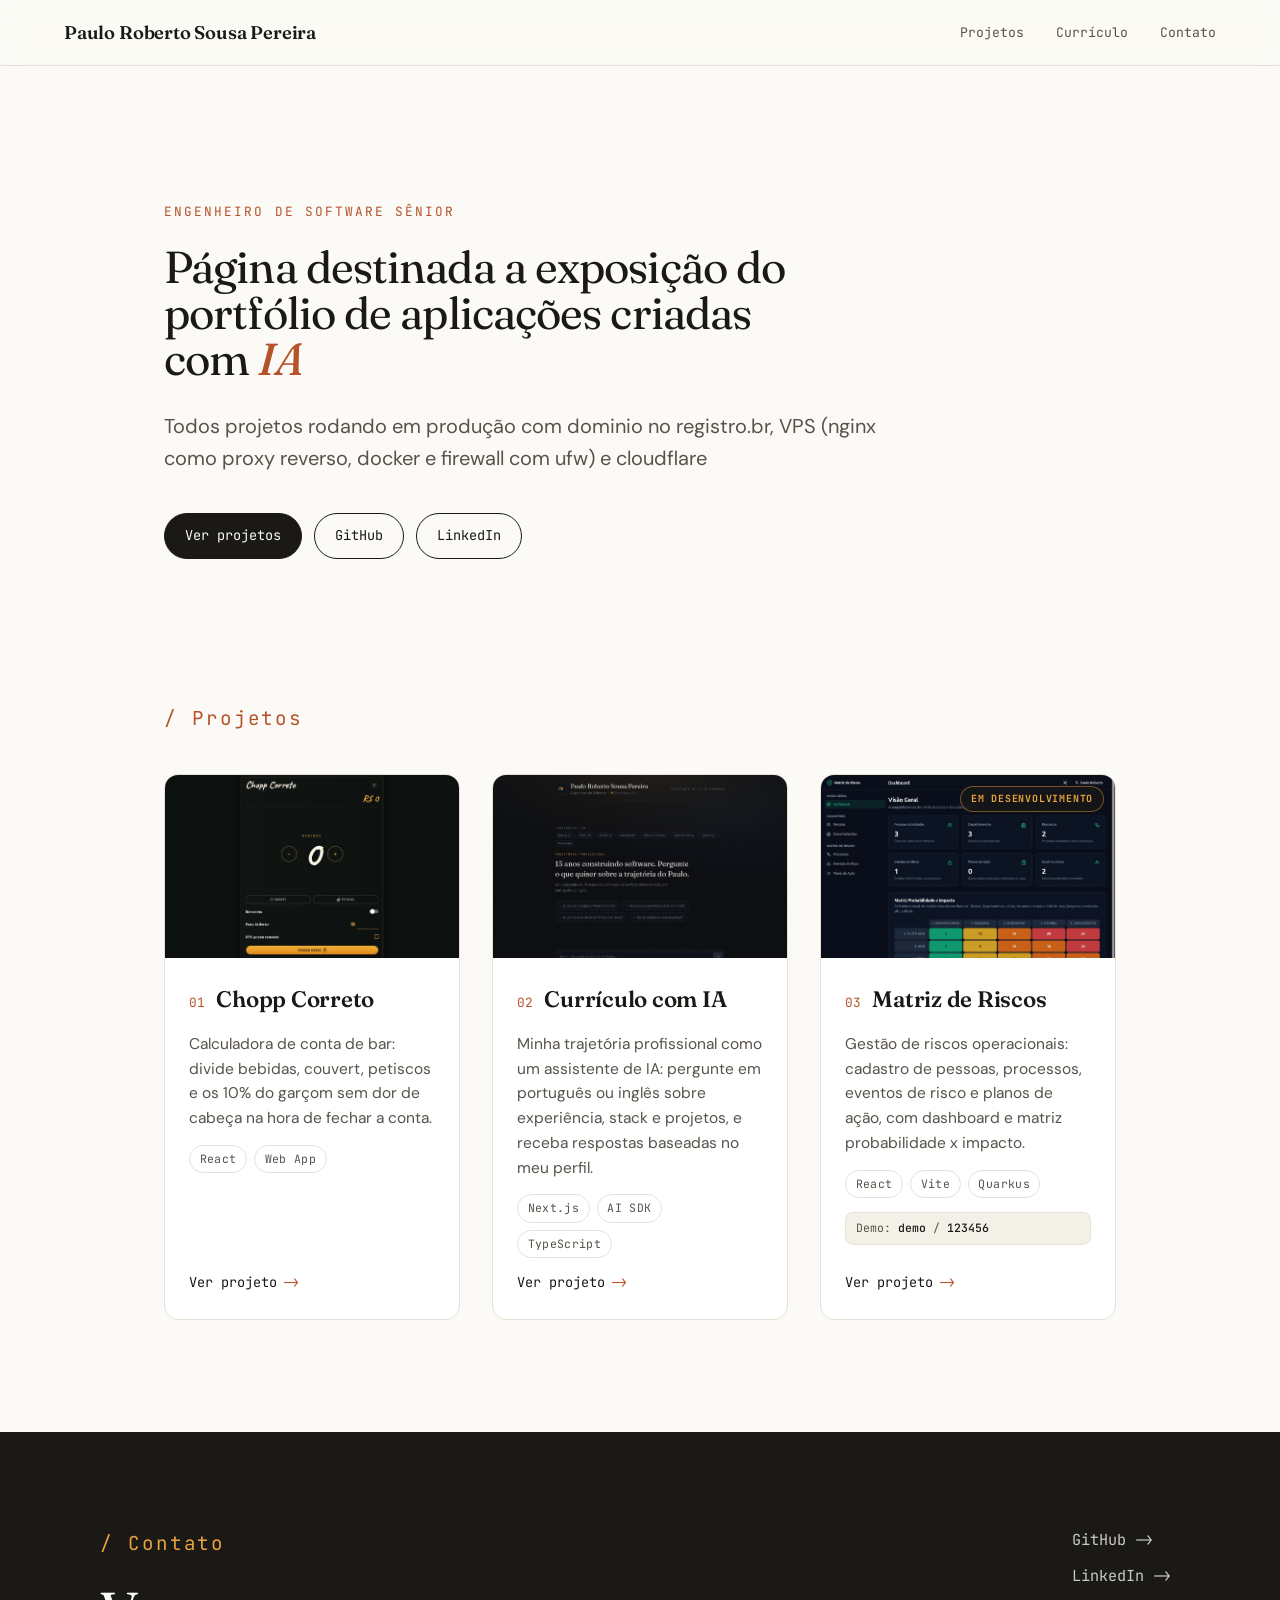
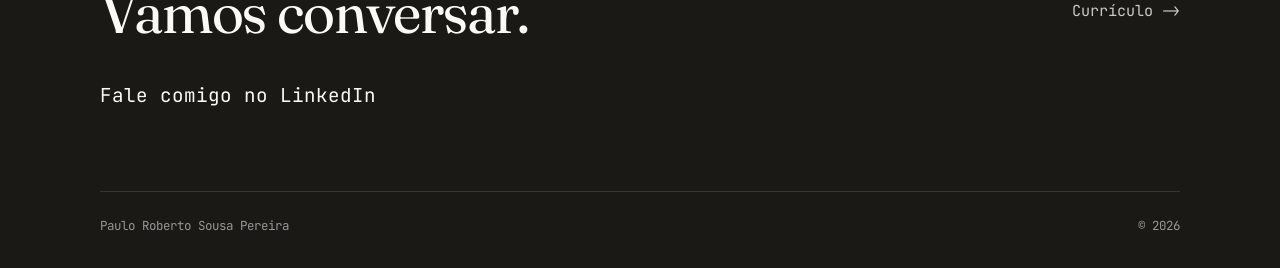
<file: index.html>
<!DOCTYPE html>
<html lang="pt-BR">
<head>
  <meta charset="UTF-8" />
  <meta name="viewport" content="width=device-width, initial-scale=1.0" />
  <title>Paulo Roberto Sousa Pereira - Engenheiro de Software Sênior</title>
  <meta name="description" content="Portfólio de Paulo Roberto Sousa Pereira, Engenheiro de Software Sênior. Aplicações web criadas com IA e rodando em produção: Chopp Correto, Currículo com IA e Matriz de Riscos." />

  <link rel="icon" href="assets/img/favicon.svg" type="image/svg+xml" />

  <!-- Open Graph para compartilhamento em redes / recrutadores -->
  <meta property="og:type" content="website" />
  <meta property="og:url" content="https://prsites.com.br/" />
  <meta property="og:title" content="Paulo Roberto Sousa Pereira - Engenheiro de Software Sênior" />
  <meta property="og:description" content="Aplicações web criadas com IA e rodando em produção. Veja os projetos: Chopp Correto, Currículo com IA e Matriz de Riscos." />
  <meta property="og:image" content="https://prsites.com.br/assets/img/og.jpg" />
  <meta property="og:image:width" content="1200" />
  <meta property="og:image:height" content="630" />
  <meta property="og:image:alt" content="Cartão do portfólio de Paulo Roberto Sousa Pereira, Engenheiro de Software Sênior." />

  <!-- Twitter / X usa o mesmo cartao -->
  <meta name="twitter:card" content="summary_large_image" />
  <meta name="twitter:title" content="Paulo Roberto Sousa Pereira - Engenheiro de Software Sênior" />
  <meta name="twitter:description" content="Aplicações web criadas com IA e rodando em produção." />
  <meta name="twitter:image" content="https://prsites.com.br/assets/img/og.jpg" />

  <link rel="preconnect" href="https://fonts.googleapis.com" />
  <link rel="preconnect" href="https://fonts.gstatic.com" crossorigin />
  <link href="https://fonts.googleapis.com/css2?family=Fraunces:ital,opsz,wght@0,9..144,400;0,9..144,600;1,9..144,500&family=DM+Sans:wght@400;500&family=JetBrains+Mono:wght@400;500&display=swap" rel="stylesheet" />

  <link rel="stylesheet" href="assets/css/styles.css?v=1" />
</head>
<body>
  <a class="skip-link" href="#projetos">Pular para projetos</a>

  <header class="topbar">
    <a class="topbar__brand" href="#topo">Paulo Roberto Sousa Pereira</a>
    <nav class="topbar__nav" aria-label="Navegação principal">
      <a href="#projetos">Projetos</a>
      <a href="https://mycv.prsites.com.br/" target="_blank" rel="noopener">Currículo</a>
      <a href="#contato">Contato</a>
    </nav>
  </header>

  <main id="topo">
    <!-- HERO -->
    <section class="hero">
      <p class="eyebrow reveal" style="--d:0ms">Engenheiro de Software Sênior</p>
      <h1 class="hero__title reveal" style="--d:80ms">
        Página destinada a exposição do portfólio de aplicações criadas com <em>IA</em><br />
      </h1>
      <p class="hero__bio reveal" style="--d:160ms">
       Todos projetos rodando em produção com dominio no registro.br, VPS (nginx como proxy reverso, docker e firewall com ufw) e cloudflare
      </p>
      <div class="hero__links reveal" style="--d:240ms">
        <a class="btn btn--solid" href="#projetos">Ver projetos</a>
        <a class="btn" href="https://github.com/holocaster" target="_blank" rel="noopener">GitHub</a>
        <a class="btn" href="https://www.linkedin.com/in/paulo-roberto-sousa-pereira-333bb52a/" target="_blank" rel="noopener">LinkedIn</a>
      </div>
    </section>

    <!-- PROJETOS -->
    <section id="projetos" class="projetos">
      <div class="section-head">
        <span class="section-head__eyebrow">/ Projetos</span>
      </div>

      <ul class="grid" role="list">
        <!-- ============================================================
             MODELO DE CARD - para adicionar um novo projeto, copie um
             bloco <li class="card"> ... </li> inteiro e ajuste:
               - data-accent: "amber" | "teal" | "slate" (cor do thumb)
               - o numero (card__index)
               - imagem em .card__thumb (ver README para screenshots)
               - titulo, descricao, tags e o link href
             ============================================================ -->

        <!-- Projeto 01 -->
        <li class="card reveal" style="--d:0ms" data-accent="amber">
          <a class="card__link" href="https://choppcorreto.com.br/" target="_blank" rel="noopener" aria-label="Abrir Chopp Correto em nova aba">
            <div class="card__thumb" style="background-image:url('assets/img/chopp.jpg');background-position:top center" role="img" aria-label="Prévia do Chopp Correto"></div>
            <div class="card__body">
              <div class="card__top">
                <span class="card__index">01</span>
                <h3 class="card__title">Chopp Correto</h3>
              </div>
              <p class="card__desc">
                Calculadora de conta de bar: divide bebidas, couvert, petiscos
                e os 10% do garçom sem dor de cabeça na hora de fechar a conta.
              </p>
              <ul class="tags" role="list">
                <li>React</li>
                <li>Web App</li>
              </ul>
              <span class="card__cta">Ver projeto <span class="arrow" aria-hidden="true">-&gt;</span></span>
            </div>
          </a>
        </li>

        <!-- Projeto 02 -->
        <li class="card reveal" style="--d:120ms" data-accent="teal">
          <a class="card__link" href="https://mycv.prsites.com.br/" target="_blank" rel="noopener" aria-label="Abrir meu currículo com IA em nova aba">
            <div class="card__thumb" style="background-image:url('assets/img/cv.jpg');background-position:top center" role="img" aria-label="Prévia do currículo com assistente de IA"></div>
            <div class="card__body">
              <div class="card__top">
                <span class="card__index">02</span>
                <h3 class="card__title">Currículo com IA</h3>
              </div>
              <p class="card__desc">
                Minha trajetória profissional como um assistente de IA: pergunte
                em português ou inglês sobre experiência, stack e projetos, e
                receba respostas baseadas no meu perfil.
              </p>
              <ul class="tags" role="list">
                <li>Next.js</li>
                <li>AI SDK</li>
                <li>TypeScript</li>
              </ul>
              <span class="card__cta">Ver projeto <span class="arrow" aria-hidden="true">-&gt;</span></span>
            </div>
          </a>
        </li>

        <!-- Projeto 03 -->
        <li class="card reveal" style="--d:240ms" data-accent="slate">
          <a class="card__link" href="https://matriz_risco.prsites.com.br/" target="_blank" rel="noopener" aria-label="Abrir Matriz de Riscos em nova aba">
            <div class="card__thumb" style="background-image:url('assets/img/riscos.jpg');background-position:top center" role="img" aria-label="Prévia do dashboard da Matriz de Riscos">
              <span class="card__badge">Em desenvolvimento</span>
            </div>
            <div class="card__body">
              <div class="card__top">
                <span class="card__index">03</span>
                <h3 class="card__title">Matriz de Riscos</h3>
              </div>
              <p class="card__desc">
                Gestão de riscos operacionais: cadastro de pessoas, processos,
                eventos de risco e planos de ação, com dashboard e matriz
                probabilidade x impacto.
              </p>
              <ul class="tags" role="list">
                <li>React</li>
                <li>Vite</li>
                <li>Quarkus</li>
              </ul>
              <p class="card__demo">Demo: <strong>demo</strong> / <strong>123456</strong></p>
              <span class="card__cta">Ver projeto <span class="arrow" aria-hidden="true">-&gt;</span></span>
            </div>
          </a>
        </li>
      </ul>
    </section>
  </main>

  <!-- CONTATO / RODAPE -->
  <footer id="contato" class="footer">
    <div class="footer__inner">
      <div class="footer__cta">
        <span class="section-head__eyebrow">/ Contato</span>
        <h2 class="footer__title">Vamos conversar.</h2>
        <a class="footer__mail" href="https://www.linkedin.com/in/paulo-roberto-sousa-pereira-333bb52a/" target="_blank" rel="noopener">Fale comigo no LinkedIn</a>
      </div>
      <nav class="footer__links" aria-label="Links externos">
        <a href="https://github.com/holocaster" target="_blank" rel="noopener">GitHub <span aria-hidden="true">-&gt;</span></a>
        <a href="https://www.linkedin.com/in/paulo-roberto-sousa-pereira-333bb52a/" target="_blank" rel="noopener">LinkedIn <span aria-hidden="true">-&gt;</span></a>
        <a href="https://mycv.prsites.com.br/" target="_blank" rel="noopener">Currículo <span aria-hidden="true">-&gt;</span></a>
      </nav>
    </div>
    <p class="footer__meta">
      <span>Paulo Roberto Sousa Pereira</span>
      <span>&copy; <span id="ano"></span></span>
    </p>
  </footer>

  <script src="assets/js/main.js?v=1" defer></script>
</body>
</html>
</file>
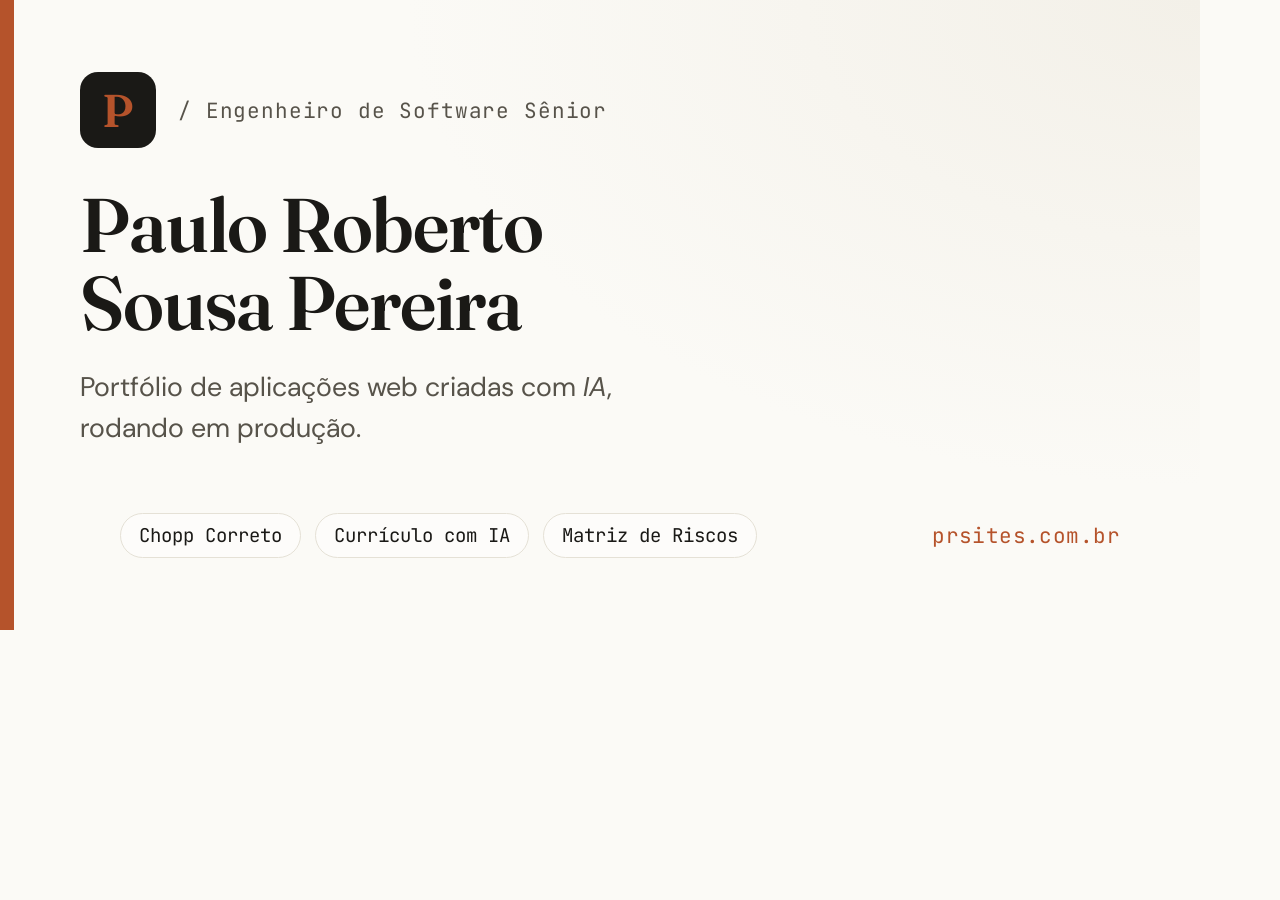
<file: assets/img/og-card.html>
<!DOCTYPE html>
<html lang="pt-BR">
<head>
<meta charset="UTF-8" />
<!--
  Fonte para gerar assets/img/og.jpg (cartao de previa do LinkedIn/redes).
  Nao e servida ao publico. Para regerar a imagem, renderize este arquivo
  a 1200x630 e exporte como assets/img/og.jpg.
-->
<link rel="preconnect" href="https://fonts.googleapis.com" />
<link rel="preconnect" href="https://fonts.gstatic.com" crossorigin />
<link href="https://fonts.googleapis.com/css2?family=Fraunces:ital,opsz,wght@0,9..144,400;0,9..144,600;1,9..144,500&family=DM+Sans:wght@400;500&family=JetBrains+Mono:wght@400;500&display=swap" rel="stylesheet" />
<style>
  :root {
    --paper: #FBFAF6;
    --paper-2: #F3F0E8;
    --ink: #1A1916;
    --ink-soft: #57534A;
    --line: #E5E1D6;
    --accent: #B5532B;
    --font-display: "Fraunces", Georgia, serif;
    --font-body: "DM Sans", system-ui, sans-serif;
    --font-mono: "JetBrains Mono", ui-monospace, monospace;
  }
  * { margin: 0; box-sizing: border-box; }
  html, body { width: 1200px; height: 630px; }
  body {
    font-family: var(--font-body);
    background: var(--paper);
    color: var(--ink);
    -webkit-font-smoothing: antialiased;
    text-rendering: optimizeLegibility;
  }
  .card {
    position: relative;
    width: 1200px;
    height: 630px;
    padding: 72px 80px;
    display: flex;
    flex-direction: column;
    justify-content: space-between;
    overflow: hidden;
    background:
      radial-gradient(120% 140% at 100% 0%, var(--paper-2) 0%, var(--paper) 55%);
  }
  /* faixa de destaque terracota a esquerda */
  .card::before {
    content: "";
    position: absolute;
    left: 0; top: 0; bottom: 0;
    width: 14px;
    background: var(--accent);
  }
  .top {
    display: flex;
    align-items: center;
    gap: 22px;
  }
  .monogram {
    width: 76px; height: 76px;
    border-radius: 18px;
    background: var(--ink);
    color: var(--accent);
    font-family: var(--font-display);
    font-weight: 600;
    font-size: 46px;
    display: flex;
    align-items: center;
    justify-content: center;
    flex: 0 0 auto;
  }
  .eyebrow {
    font-family: var(--font-mono);
    font-size: 21px;
    letter-spacing: 0.04em;
    color: var(--ink-soft);
    text-transform: none;
  }
  .name {
    font-family: var(--font-display);
    font-weight: 600;
    font-size: 76px;
    line-height: 1.02;
    letter-spacing: -0.015em;
    max-width: 16ch;
  }
  .name em {
    font-style: italic;
    color: var(--accent);
  }
  .bio {
    margin-top: 26px;
    font-size: 27px;
    line-height: 1.5;
    color: var(--ink-soft);
    max-width: 30ch;
  }
  .bottom {
    display: flex;
    align-items: center;
    justify-content: space-between;
  }
  .tags {
    display: flex;
    gap: 14px;
    list-style: none;
  }
  .tags li {
    font-family: var(--font-mono);
    font-size: 19px;
    color: var(--ink);
    padding: 9px 18px;
    border: 1px solid var(--line);
    border-radius: 999px;
    background: rgba(255,255,255,0.5);
  }
  .url {
    font-family: var(--font-mono);
    font-size: 21px;
    color: var(--accent);
    letter-spacing: 0.02em;
  }
</style>
</head>
<body>
  <div class="card">
    <div>
      <div class="top">
        <div class="monogram">P</div>
        <span class="eyebrow">/ Engenheiro de Software Sênior</span>
      </div>
      <h1 class="name" style="margin-top:38px">Paulo Roberto<br />Sousa Pereira</h1>
      <p class="bio">Portfólio de aplicações web criadas com <em>IA</em>, rodando em produção.</p>
    </div>
    <div class="bottom">
      <ul class="tags">
        <li>Chopp Correto</li>
        <li>Currículo com IA</li>
        <li>Matriz de Riscos</li>
      </ul>
      <span class="url">prsites.com.br</span>
    </div>
  </div>
</body>
</html>
</file>
<file: assets/css/styles.css>
/* ============================================================
   Portfolio - Paulo Roberto Sousa Pereira
   Estetica: minimalismo editorial. Papel quente, tinta escura,
   um unico tom de destaque (terracota). Fraunces (titulos),
   DM Sans (texto), JetBrains Mono (rotulos e numeros).
   ============================================================ */

:root {
  /* Cores */
  --paper:      #FBFAF6;
  --paper-2:    #F3F0E8;
  --ink:        #1A1916;
  --ink-soft:   #57534A;
  --line:       #E5E1D6;
  --accent:     #B5532B;
  --accent-ink: #963F1E;

  /* Gradientes dos thumbnails por projeto */
  --g-amber: linear-gradient(145deg, #E8A33D 0%, #B5532B 100%);
  --g-teal:  linear-gradient(145deg, #3C7A6E 0%, #1E3B35 100%);
  --g-slate: linear-gradient(145deg, #6E6A60 0%, #2C2A24 100%);

  /* Tipografia */
  --font-display: "Fraunces", Georgia, serif;
  --font-body:    "DM Sans", system-ui, sans-serif;
  --font-mono:    "JetBrains Mono", ui-monospace, monospace;

  /* Layout */
  --maxw: 1080px;
  --gutter: clamp(1.25rem, 5vw, 4rem);
}

/* Reset enxuto */
*, *::before, *::after { box-sizing: border-box; }
* { margin: 0; }
html { scroll-behavior: smooth; -webkit-text-size-adjust: 100%; }

body {
  font-family: var(--font-body);
  background: var(--paper);
  color: var(--ink);
  line-height: 1.6;
  font-size: clamp(1rem, 0.95rem + 0.3vw, 1.125rem);
  -webkit-font-smoothing: antialiased;
  text-rendering: optimizeLegibility;
}

a { color: inherit; text-decoration: none; }
img { max-width: 100%; display: block; }
ul { list-style: none; padding: 0; }

/* Foco visivel e acessivel */
:focus-visible {
  outline: 2px solid var(--accent);
  outline-offset: 3px;
  border-radius: 2px;
}

.skip-link {
  position: absolute;
  left: -999px;
  top: 0;
  background: var(--ink);
  color: var(--paper);
  padding: 0.6rem 1rem;
  z-index: 100;
}
.skip-link:focus { left: 0.5rem; top: 0.5rem; }

/* ---------- Barra superior ---------- */
.topbar {
  position: sticky;
  top: 0;
  z-index: 50;
  display: flex;
  align-items: center;
  justify-content: space-between;
  gap: 1rem;
  padding: 1.1rem var(--gutter);
  background: color-mix(in srgb, var(--paper) 82%, transparent);
  backdrop-filter: saturate(140%) blur(10px);
  border-bottom: 1px solid var(--line);
}
.topbar__brand {
  font-family: var(--font-display);
  font-weight: 600;
  font-size: 1.15rem;
  letter-spacing: -0.01em;
}
.topbar__nav { display: flex; gap: clamp(1rem, 3vw, 2rem); }
.topbar__nav a {
  font-family: var(--font-mono);
  font-size: 0.82rem;
  color: var(--ink-soft);
  position: relative;
  padding: 0.2rem 0;
  transition: color 0.2s ease;
}
.topbar__nav a::after {
  content: "";
  position: absolute;
  left: 0; bottom: -2px;
  width: 100%;
  height: 1px;
  background: var(--accent);
  transform: scaleX(0);
  transform-origin: left;
  transition: transform 0.25s ease;
}
.topbar__nav a:hover { color: var(--ink); }
.topbar__nav a:hover::after { transform: scaleX(1); }

/* ---------- Hero ---------- */
.hero {
  max-width: var(--maxw);
  margin: 0 auto;
  padding: clamp(4rem, 12vw, 8.5rem) var(--gutter) clamp(3rem, 8vw, 5rem);
}
.eyebrow {
  font-family: var(--font-mono);
  font-size: 0.8rem;
  letter-spacing: 0.16em;
  text-transform: uppercase;
  color: var(--accent);
  margin-bottom: 1.4rem;
}
.hero__title {
  font-family: var(--font-display);
  font-weight: 400;
  font-size: clamp(2.6rem, 7vw, 2.8rem);
  line-height: 1.02;
  letter-spacing: -0.02em;
  max-width: 22ch;
}
.hero__title em {
  font-style: italic;
  font-weight: 500;
  color: var(--accent);
}
.hero__bio {
  margin-top: 1.8rem;
  max-width: 52ch;
  color: var(--ink-soft);
  font-size: clamp(1.05rem, 1rem + 0.4vw, 1.25rem);
}
.hero__links {
  margin-top: 2.4rem;
  display: flex;
  flex-wrap: wrap;
  gap: 0.75rem;
}

/* Botoes */
.btn {
  display: inline-flex;
  align-items: center;
  font-family: var(--font-mono);
  font-size: 0.85rem;
  padding: 0.7rem 1.25rem;
  border: 1px solid var(--ink);
  border-radius: 999px;
  transition: background 0.2s ease, color 0.2s ease, transform 0.2s ease;
}
.btn:hover { transform: translateY(-2px); background: var(--paper-2); }
.btn--solid {
  background: var(--ink);
  color: var(--paper);
  border-color: var(--ink);
}
.btn--solid:hover { background: var(--accent-ink); border-color: var(--accent-ink); color: #fff; }

/* ---------- Cabecalho de secao ---------- */
.section-head { margin-bottom: 2.5rem; }
.section-head__eyebrow {
  font-family: var(--font-mono);
  font-size: 1.2rem;
  letter-spacing: 0.1em;
  color: var(--accent);
}
.section-head__title {
  font-family: var(--font-display);
  font-weight: 400;
  font-size: clamp(1.8rem, 4vw, 2.8rem);
  letter-spacing: -0.015em;
  margin-top: 0.4rem;
}

/* ---------- Projetos ---------- */
.projetos {
  max-width: var(--maxw);
  margin: 0 auto;
  padding: clamp(2rem, 6vw, 4rem) var(--gutter) clamp(4rem, 9vw, 7rem);
}
.grid {
  display: grid;
  grid-template-columns: repeat(auto-fill, minmax(290px, 1fr));
  gap: clamp(1.25rem, 3vw, 2rem);
}

.card { position: relative; }
.card__link {
  display: flex;
  flex-direction: column;
  height: 100%;
  background: #fff;
  border: 1px solid var(--line);
  border-radius: 14px;
  overflow: hidden;
  transition: transform 0.3s ease, box-shadow 0.3s ease, border-color 0.3s ease;
}
.card__link:hover {
  transform: translateY(-6px);
  border-color: color-mix(in srgb, var(--accent) 35%, var(--line));
  box-shadow: 0 18px 40px -22px rgba(26, 25, 22, 0.45);
}
.card__link--static { cursor: default; }
.card--soon .card__link { background: var(--paper-2); border-style: dashed; }

/* Thumbnail (gradiente + monograma). Para usar uma imagem real,
   veja o README: basta definir background-image no .card__thumb. */
.card__thumb {
  position: relative;
  aspect-ratio: 16 / 10;
  display: grid;
  place-items: center;
  background-size: cover;
  background-position: center;
  overflow: hidden;
}
.card[data-accent="amber"] .card__thumb { background-image: var(--g-amber); }
.card[data-accent="teal"]  .card__thumb { background-image: var(--g-teal); }
.card[data-accent="slate"] .card__thumb { background-image: var(--g-slate); }
.card__monogram {
  font-family: var(--font-display);
  font-weight: 600;
  font-size: clamp(3rem, 8vw, 4.5rem);
  color: rgba(255, 255, 255, 0.92);
  letter-spacing: -0.02em;
  transition: transform 0.4s ease;
}
.card__link:hover .card__monogram { transform: scale(1.06); }

.card__body {
  display: flex;
  flex-direction: column;
  gap: 0.85rem;
  padding: 1.5rem 1.5rem 1.6rem;
  flex: 1;
}
.card__top { display: flex; align-items: baseline; gap: 0.7rem; }
.card__index {
  font-family: var(--font-mono);
  font-size: 0.8rem;
  color: var(--accent);
}
.card__title {
  font-family: var(--font-display);
  font-weight: 600;
  font-size: 1.4rem;
  letter-spacing: -0.01em;
}

/* Selo de status sobre o thumbnail (ex: projeto em desenvolvimento) */
.card__badge {
  position: absolute;
  top: 0.7rem;
  right: 0.7rem;
  z-index: 1;
  font-family: var(--font-mono);
  font-size: 0.62rem;
  letter-spacing: 0.08em;
  text-transform: uppercase;
  white-space: nowrap;
  font-weight: 700;
  color: #E8A33D;
  background: color-mix(in srgb, var(--ink) 70%, transparent);
  backdrop-filter: saturate(140%) blur(4px);
  border: 1px solid color-mix(in srgb, #E8A33D 45%, transparent);
  border-radius: 999px;
  padding: 0.25rem 0.6rem;
}
.card__desc { color: var(--ink-soft); font-size: 0.97rem; }

/* Credenciais de demo (ex: card da Matriz de Riscos, atras de login) */
.card__demo {
  font-family: var(--font-mono);
  font-size: 0.72rem;
  color: var(--ink-soft);
  background: var(--paper-2);
  border: 1px solid var(--line);
  border-radius: 8px;
  padding: 0.4rem 0.6rem;
}
.card__demo strong { color: var(--ink); font-weight: 500; }

.tags { display: flex; flex-wrap: wrap; gap: 0.45rem; }
.tags li {
  font-family: var(--font-mono);
  font-size: 0.72rem;
  letter-spacing: 0.03em;
  padding: 0.25rem 0.6rem;
  border: 1px solid var(--line);
  border-radius: 999px;
  color: var(--ink-soft);
}

.card__cta {
  margin-top: auto;
  font-family: var(--font-mono);
  font-size: 0.85rem;
  color: var(--ink);
  display: inline-flex;
  align-items: center;
  gap: 0.4rem;
}
.card__cta .arrow { transition: transform 0.25s ease; color: var(--accent); }
.card__link:hover .card__cta .arrow { transform: translateX(5px); }

/* ---------- Rodape / contato ---------- */
.footer {
  background: var(--ink);
  color: var(--paper);
  padding: clamp(3.5rem, 8vw, 6rem) var(--gutter) 2rem;
}
.footer__inner {
  max-width: var(--maxw);
  margin: 0 auto;
  display: flex;
  flex-wrap: wrap;
  justify-content: space-between;
  gap: 2.5rem;
}
.footer .section-head__eyebrow { color: #E8A33D; }
.footer__title {
  font-family: var(--font-display);
  font-weight: 400;
  font-size: clamp(2.2rem, 6vw, 3.6rem);
  letter-spacing: -0.02em;
  margin: 0.5rem 0 1.3rem;
}
.footer__mail {
  font-family: var(--font-mono);
  font-size: clamp(0.95rem, 2.5vw, 1.2rem);
  border-bottom: 1px solid transparent;
  transition: border-color 0.2s ease;
}
.footer__mail:hover { border-color: #E8A33D; }
.footer__links {
  display: flex;
  flex-direction: column;
  gap: 0.7rem;
  font-family: var(--font-mono);
  font-size: 0.95rem;
}
.footer__links a {
  color: color-mix(in srgb, var(--paper) 78%, transparent);
  transition: color 0.2s ease;
}
.footer__links a:hover { color: #fff; }
.footer__meta {
  max-width: var(--maxw);
  margin: clamp(3rem, 7vw, 5rem) auto 0;
  padding-top: 1.5rem;
  border-top: 1px solid rgba(255, 255, 255, 0.12);
  display: flex;
  justify-content: space-between;
  font-family: var(--font-mono);
  font-size: 0.78rem;
  color: rgba(255, 255, 255, 0.55);
}

/* ---------- Animacao de entrada ---------- */
.reveal {
  opacity: 0;
  transform: translateY(18px);
  animation: rise 0.7s cubic-bezier(0.2, 0.7, 0.2, 1) forwards;
  animation-delay: var(--d, 0ms);
}
@keyframes rise {
  to { opacity: 1; transform: none; }
}

/* Respeita quem prefere menos movimento */
@media (prefers-reduced-motion: reduce) {
  html { scroll-behavior: auto; }
  .reveal { animation: none; opacity: 1; transform: none; }
  * { transition-duration: 0.01ms !important; }
}

/* ---------- Responsivo ---------- */
@media (max-width: 560px) {
  .topbar { padding: 0.9rem var(--gutter); }
  .topbar__nav { gap: 1.1rem; }
  .footer__meta { flex-direction: column; gap: 0.4rem; }
}
</file>
